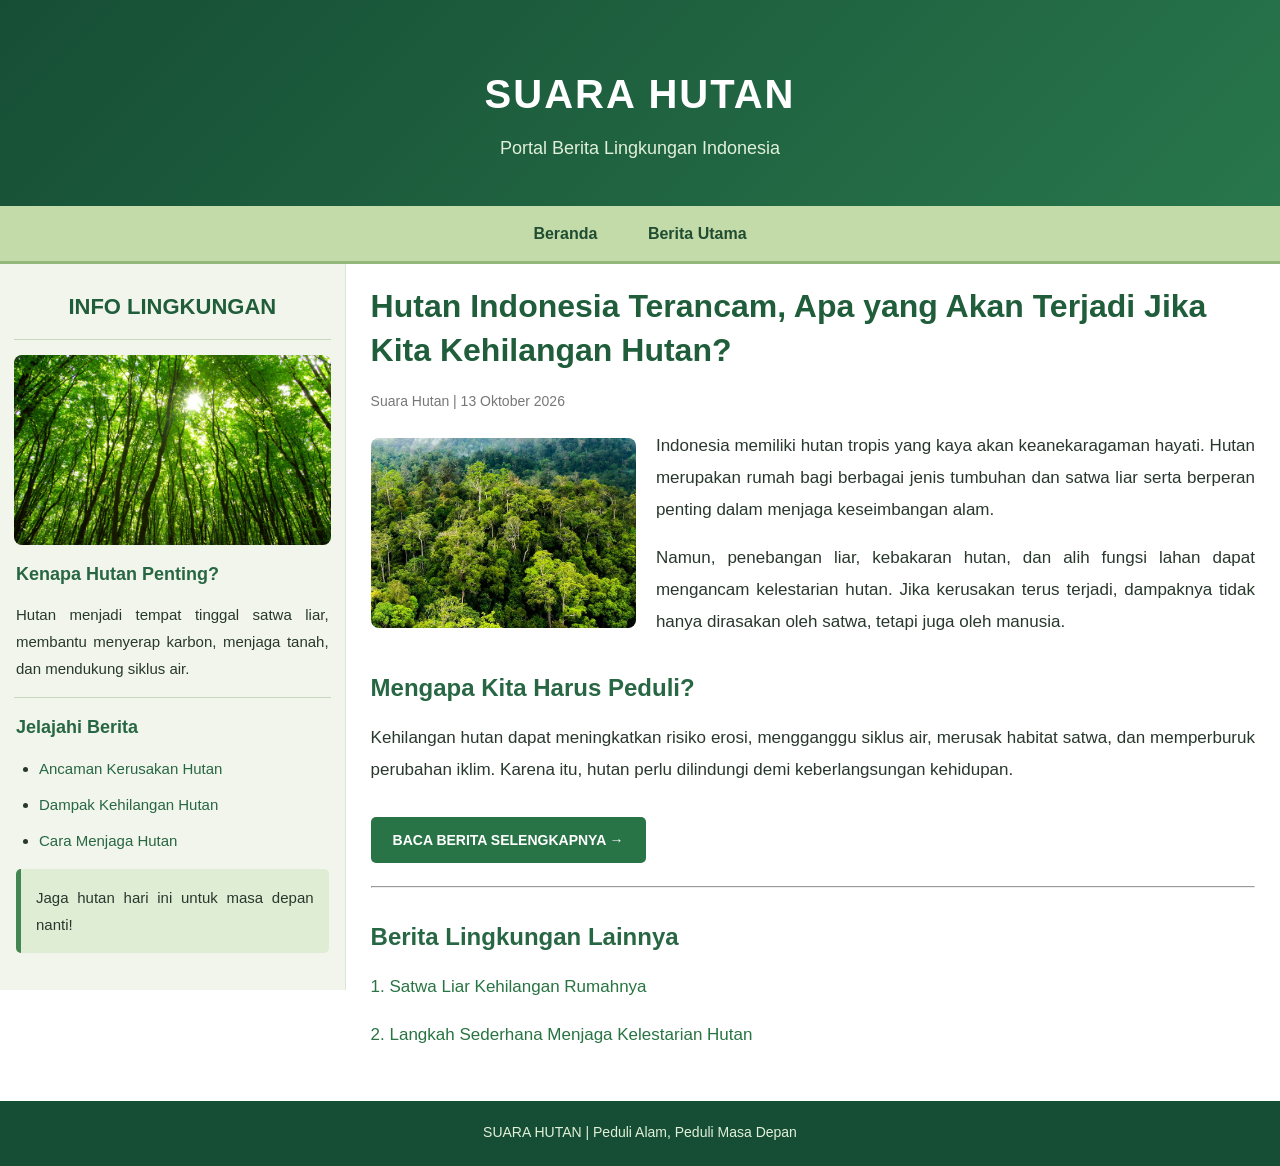
<file: index.html>
<!DOCTYPE html>
<html lang="id">
<head>
    <meta charset="UTF-8">
    <meta name="viewport" content="width=device-width, initial-scale=1.0">
    <title>Suara Hutan - Portal Berita</title>
    <link rel="stylesheet" href="style.css">
</head>
<body>

    <div class="kontainer">

        <div class="header">
            <h1>SUARA HUTAN</h1>
            <p>Portal Berita Lingkungan Indonesia</p>
        </div>

        <div class="menu">
            <a href="index.html">Beranda</a>
            <a href="berita.html">Berita Utama</a>
        </div>

        <div class="kiri">
            <h3 class="admin">INFO LINGKUNGAN</h3>
            <hr>

            <img class="samping"
            src="hutan_1.png"
            alt="Hutan hijau">

            <h4>Kenapa Hutan Penting?</h4>
            <p>
                Hutan menjadi tempat tinggal satwa liar, membantu menyerap
                karbon, menjaga tanah, dan mendukung siklus air.
            </p>

            <hr>

            <h4>Jelajahi Berita</h4>
            <ul>
                <li><a href="berita.html">Ancaman Kerusakan Hutan</a></li>
                <li><a href="berita.html#dampak">Dampak Kehilangan Hutan</a></li>
                <li><a href="berita.html#solusi">Cara Menjaga Hutan</a></li>
            </ul>

            <p class="pesan">
                Jaga hutan hari ini untuk masa depan nanti!
            </p>
        </div>

        <div class="kanan">
            <h2>Hutan Indonesia Terancam, Apa yang Akan Terjadi Jika Kita Kehilangan Hutan?</h2>

            <p class="tanggal">
                Suara Hutan | 13 Oktober 2026
            </p>

            <img class="berita"
            src="Hutan_2.jpg"
            alt="Hamparan hutan hijau">

            <p>
                Indonesia memiliki hutan tropis yang kaya akan keanekaragaman
                hayati. Hutan merupakan rumah bagi berbagai jenis tumbuhan
                dan satwa liar serta berperan penting dalam menjaga
                keseimbangan alam.
            </p>

            <p>
                Namun, penebangan liar, kebakaran hutan, dan alih fungsi
                lahan dapat mengancam kelestarian hutan. Jika kerusakan
                terus terjadi, dampaknya tidak hanya dirasakan oleh satwa,
                tetapi juga oleh manusia.
            </p>

            <h3>Mengapa Kita Harus Peduli?</h3>

            <p>
                Kehilangan hutan dapat meningkatkan risiko erosi,
                mengganggu siklus air, merusak habitat satwa, dan
                memperburuk perubahan iklim. Karena itu, hutan perlu
                dilindungi demi keberlangsungan kehidupan.
            </p>

            <a class="tombol" href="berita.html">
                BACA BERITA SELENGKAPNYA →
            </a>

            <hr>

            <h3>Berita Lingkungan Lainnya</h3>

            <p>
                <a href="berita.html#satwa">
                    1. Satwa Liar Kehilangan Rumahnya
                </a>
            </p>

            <p>
                <a href="berita.html#solusi">
                    2. Langkah Sederhana Menjaga Kelestarian Hutan
                </a>
            </p>
        </div>
        
        <div class="footer">
            <p>SUARA HUTAN | Peduli Alam, Peduli Masa Depan</p>
        </div>

    </div>

</body>
</html>
</file>
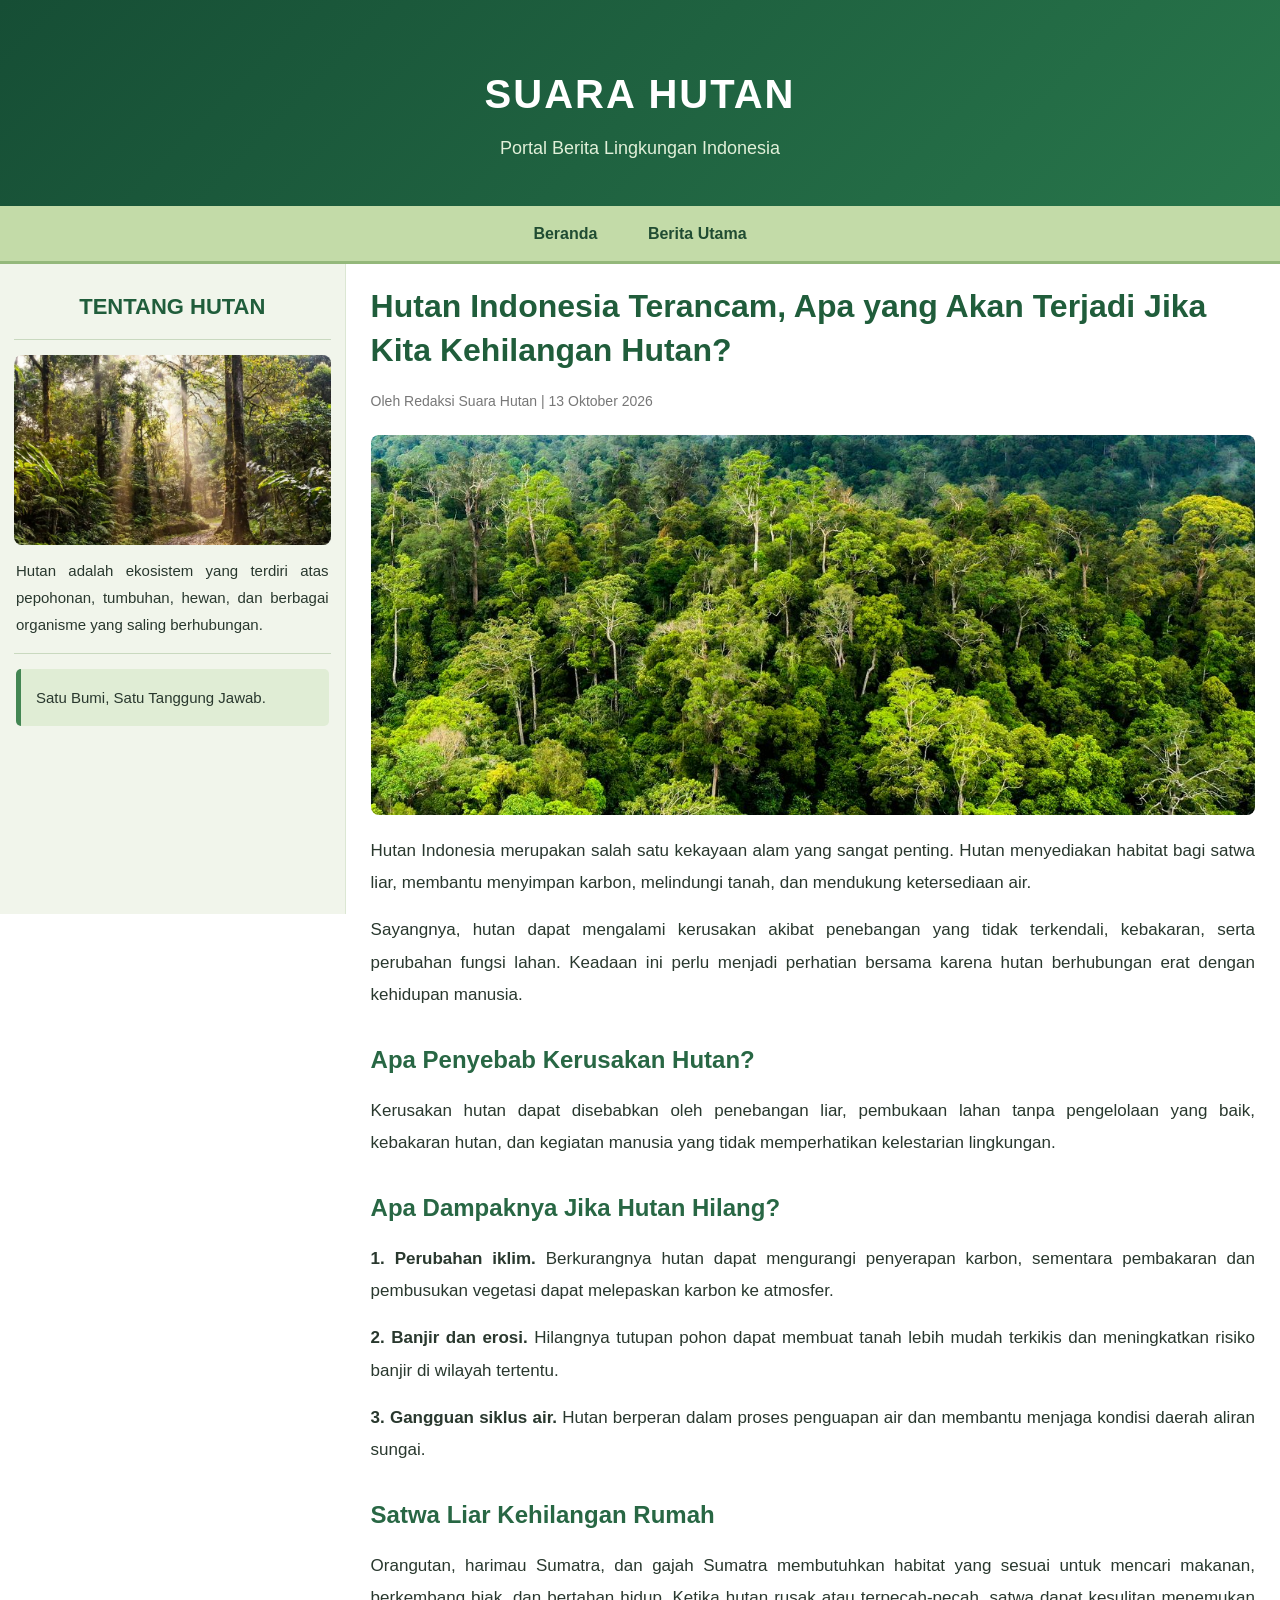
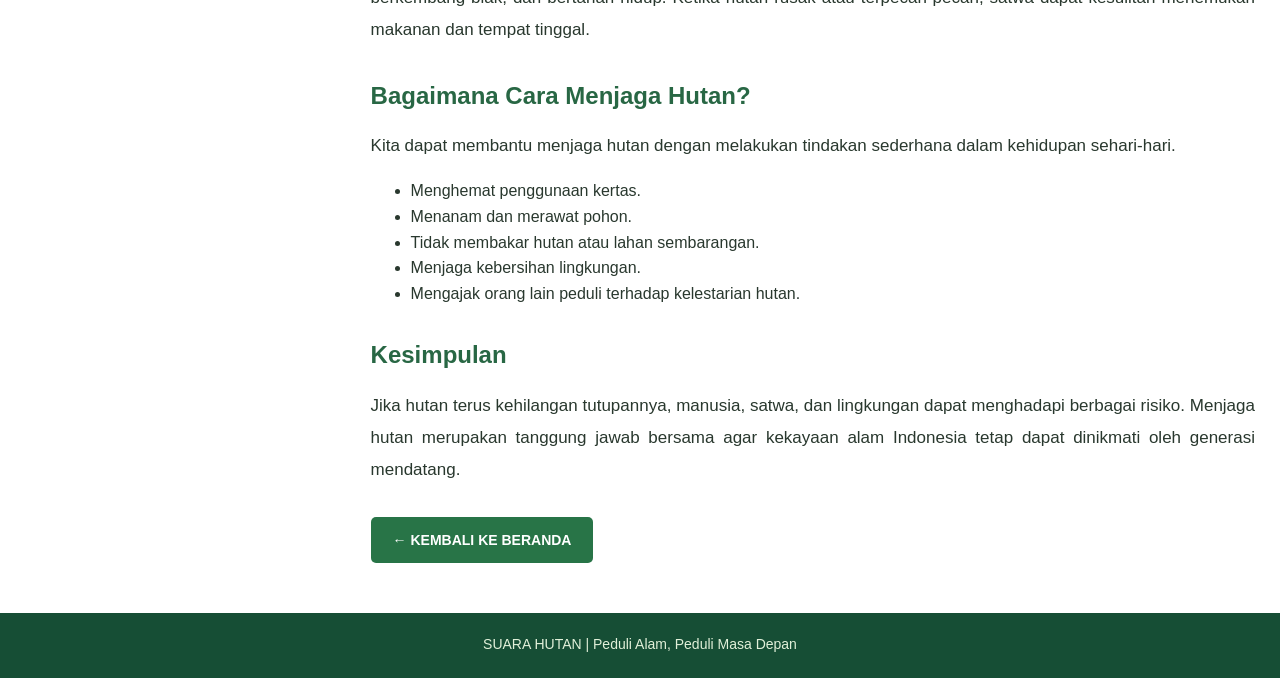
<file: berita.html>
<!DOCTYPE html>
<html lang="id">
<head>
    <meta charset="UTF-8">
    <meta name="viewport" content="width=device-width, initial-scale=1.0">
    <title>Berita Hutan Indonesia - Suara Hutan</title>
    <link rel="stylesheet" href="style.css">
</head>
<body>

    <div class="kontainer">

        <div class="header">
            <h1>SUARA HUTAN</h1>
            <p>Portal Berita Lingkungan Indonesia</p>
        </div>

        <div class="menu">
            <a href="index.html">Beranda</a>
            <a href="berita.html">Berita Utama</a>
        </div>

        <div class="kiri">
            <h3 class="admin">TENTANG HUTAN</h3>
            <hr>

            <img class="samping"
            src="hutan-paling-tua-indonesia.avif"
            alt="Pepohonan hutan">

            <p>
                Hutan adalah ekosistem yang terdiri atas pepohonan,
                tumbuhan, hewan, dan berbagai organisme yang saling
                berhubungan.
            </p>

            <hr>

            <p class="pesan">
                Satu Bumi, Satu Tanggung Jawab.
            </p>

        </div>

        <div class="kanan">
            <h2>Hutan Indonesia Terancam, Apa yang Akan Terjadi Jika Kita Kehilangan Hutan?</h2>

            <p class="tanggal">
                Oleh Redaksi Suara Hutan | 13 Oktober 2026
            </p>

            <img class="gambar-besar"
            src="Hutan_2.jpg"
            alt="Pemandangan hutan tropis">

            <p>
                Hutan Indonesia merupakan salah satu kekayaan alam
                yang sangat penting. Hutan menyediakan habitat bagi
                satwa liar, membantu menyimpan karbon, melindungi
                tanah, dan mendukung ketersediaan air.
            </p>

            <p>
                Sayangnya, hutan dapat mengalami kerusakan akibat
                penebangan yang tidak terkendali, kebakaran, serta
                perubahan fungsi lahan. Keadaan ini perlu menjadi
                perhatian bersama karena hutan berhubungan erat
                dengan kehidupan manusia.
            </p>

            <h3 id="penyebab">Apa Penyebab Kerusakan Hutan?</h3>

            <p>
                Kerusakan hutan dapat disebabkan oleh penebangan
                liar, pembukaan lahan tanpa pengelolaan yang baik,
                kebakaran hutan, dan kegiatan manusia yang tidak
                memperhatikan kelestarian lingkungan.
            </p>

            <h3 id="dampak">Apa Dampaknya Jika Hutan Hilang?</h3>

            <p>
                <b>1. Perubahan iklim.</b> Berkurangnya hutan dapat
                mengurangi penyerapan karbon, sementara pembakaran
                dan pembusukan vegetasi dapat melepaskan karbon
                ke atmosfer.
            </p>

            <p>
                <b>2. Banjir dan erosi.</b> Hilangnya tutupan pohon
                dapat membuat tanah lebih mudah terkikis dan
                meningkatkan risiko banjir di wilayah tertentu.
            </p>

            <p>
                <b>3. Gangguan siklus air.</b> Hutan berperan dalam
                proses penguapan air dan membantu menjaga kondisi
                daerah aliran sungai.
            </p>

            <h3 id="satwa">Satwa Liar Kehilangan Rumah</h3>

            <p>
                Orangutan, harimau Sumatra, dan gajah Sumatra
                membutuhkan habitat yang sesuai untuk mencari
                makanan, berkembang biak, dan bertahan hidup.
                Ketika hutan rusak atau terpecah-pecah, satwa
                dapat kesulitan menemukan makanan dan tempat tinggal.
            </p>

            <h3 id="solusi">Bagaimana Cara Menjaga Hutan?</h3>

            <p>
                Kita dapat membantu menjaga hutan dengan melakukan
                tindakan sederhana dalam kehidupan sehari-hari.
            </p>

            <ul>
                <li>Menghemat penggunaan kertas.</li>
                <li>Menanam dan merawat pohon.</li>
                <li>Tidak membakar hutan atau lahan sembarangan.</li>
                <li>Menjaga kebersihan lingkungan.</li>
                <li>Mengajak orang lain peduli terhadap kelestarian hutan.</li>
            </ul>

            <h3>Kesimpulan</h3>

            <p>
                Jika hutan terus kehilangan tutupannya, manusia,
                satwa, dan lingkungan dapat menghadapi berbagai
                risiko. Menjaga hutan merupakan tanggung jawab
                bersama agar kekayaan alam Indonesia tetap dapat
                dinikmati oleh generasi mendatang.
            </p>

            <a class="tombol" href="index.html">
                ← KEMBALI KE BERANDA
            </a>
        </div>

        <div class="footer">
            <p>SUARA HUTAN | Peduli Alam, Peduli Masa Depan</p>
        </div>

    </div>

</body>
</html>
</file>
<file: style.css>
* {
    box-sizing: border-box;
}

body {
    background-color: #eef2e8;
    font-family: Arial, Helvetica, sans-serif;
    margin: 0;
    padding: 0;
    color: #29382e;
    line-height: 1.6;
}

.kontainer {
    background-color: white;
    width: 100%;
    max-width: none;
    margin: 0 auto;
    overflow: hidden;
    min-height: 100vh;
    box-shadow: 0 0 20px rgba(28, 65, 42, 0.10);
}

.header {
    width: 100%;
    min-height: 190px;
    background: linear-gradient(135deg, #164e35, #28764b);
    float: left;
    text-align: center;
    color: white;
    padding: 25px 15px;
}

.header h1 {
    padding-top: 10px;
    margin-bottom: 5px;
    font-size: 40px;
    letter-spacing: 2px;
}

.header p {
    text-align: center;
    color: #e1f0d9;
    font-size: 18px;
    margin-top: 8px;
}

.menu {
    width: 100%;
    min-height: 55px;
    background-color: #c3dba8;
    float: left;
    text-align: center;
    line-height: 55px;
    border-bottom: 3px solid #94b87b;
}

.menu a {
    display: inline-block;
    color: #204c32;
    text-decoration: none;
    font-weight: bold;
    margin: 0 18px;
    padding: 0 5px;
    transition: 0.3s;
}

.menu a:hover {
    color: #ffffff;
    background-color: #34764a;
}

.kiri {
    width: 27%;
    min-height: 650px;
    background-color: #f1f5eb;
    float: left;
    padding: 15px 14px 25px;
    border-right: 1px solid #dce7d3;
}

.kiri h3 {
    color: #205d3b;
    font-size: 22px;
    text-align: center;
    margin-top: 10px;
    margin-bottom: 15px;
}

.kiri h4 {
    margin: 15px 2px 8px;
    color: #286744;
    font-size: 18px;
}

.admin {
    font-family: Arial, Helvetica, sans-serif;
    text-align: center;
}

.kiri hr {
    border: 0;
    border-top: 1px solid #c9d9bf;
    margin: 15px 0;
}

img.samping {
    width: 100%;
    height: 190px;
    object-fit: cover;
    margin: 12px auto;
    display: block;
    border-radius: 8px;
}

.kiri p {
    text-align: justify;
    margin: 12px 2px;
    font-size: 15px;
    line-height: 1.8;
}

.kiri ul {
    padding-left: 25px;
    margin-right: 5px;
}

.kiri li {
    margin-bottom: 12px;
    font-size: 15px;
}

.kiri li a {
    color: #286744;
    text-decoration: none;
    transition: 0.2s;
}

.kiri li a:hover {
    color: #b66a24;
    text-decoration: underline;
}

.pesan {
    background-color: #e0edd5;
    padding: 15px;
    border-left: 5px solid #438653;
    border-radius: 5px;
    margin: 15px 0;
}

.kanan {
    width: 73%;
    min-height: 650px;
    background-color: #ffffff;
    float: left;
    padding: 10px 25px 35px;
}

.kanan h2 {
    color: #205d3b;
    font-size: 32px;
    line-height: 1.4;
    margin: 10px 0 15px;
}

.kanan h3 {
    text-align: left;
    color: #286744;
    font-size: 24px;
    margin: 30px 0 12px;
}

.kanan p {
    text-align: justify;
    margin: 15px 0;
    font-size: 17px;
    line-height: 1.9;
}

.kanan a {
    color: #287442;
    text-decoration: none;
}

.kanan a:hover {
    color: #b66a24;
    text-decoration: underline;
}

.label {
    display: inline-block;
    background-color: #e5efd9;
    color: #245c38;
    font-size: 13px;
    font-weight: bold;
    padding: 8px 14px;
    margin: 15px 0 8px;
    border-radius: 4px;
    letter-spacing: 0.5px;
}

.tanggal {
    color: #777777;
    font-size: 14px !important;
}

img.berita {
    width: 30%;
    max-width: 300px;
    height: 190px;
    object-fit: cover;
    float: left;
    margin: 8px 20px 12px 0;
    border-radius: 8px;
}

img.gambar-besar {
    width: 100%;
    max-width: 100%;
    height: 380px;
    object-fit: cover;
    display: block;
    margin: 20px auto;
    border-radius: 8px;
}

.tombol {
    display: inline-block;
    background-color: #287447;
    color: white !important;
    padding: 12px 22px;
    margin: 15px 0;
    font-size: 14px;
    font-weight: bold;
    text-decoration: none !important;
    border-radius: 5px;
    transition: 0.3s;
}

.tombol:hover {
    background-color: #174526;
    transform: translateY(-2px);
}

.footer {
    width: 100%;
    min-height: 65px;
    background-color: #164e35;
    float: left;
    color: white;
    text-align: center;
    padding: 10px 15px;
}

.footer p {
    font-size: 14px;
    text-align: center;
    padding: 5px;
    margin: 5px;
    color: #e1f0d9;
}

@media screen and (max-width: 900px) {
    .kiri {
        width: 30%;
    }

    .kanan {
        width: 70%;
        padding: 10px 18px 30px;
    }

    .kanan h2 {
        font-size: 27px;
    }

    img.gambar-besar {
        height: 300px;
    }

    .menu a {
        margin: 0 10px;
    }
}

@media screen and (max-width: 600px) {
    .header {
        min-height: 150px;
        padding: 20px 10px;
    }

    .header h1 {
        font-size: 28px;
        letter-spacing: 1px;
    }

    .header p {
        font-size: 15px;
    }

    .menu {
        line-height: normal;
        padding: 10px 5px;
    }

    .menu a {
        margin: 4px;
        padding: 7px;
        font-size: 13px;
    }

    .kiri,
    .kanan {
        width: 100%;
        float: left;
        min-height: auto;
    }

    .kiri {
        border-right: none;
        border-bottom: 1px solid #dce7d3;
        padding: 15px 20px;
    }

    .kanan {
        padding: 15px 18px 30px;
    }

    .kanan h2 {
        font-size: 25px;
    }

    .kanan h3 {
        font-size: 21px;
    }

    .kanan p {
        font-size: 15px;
    }

    img.samping {
        max-width: 400px;
        height: 200px;
    }

    img.berita {
        width: 100%;
        max-width: 100%;
        height: 220px;
        float: none;
        margin: 10px 0;
    }

    img.gambar-besar {
        width: 100%;
        height: auto;
    }
}
</file>
